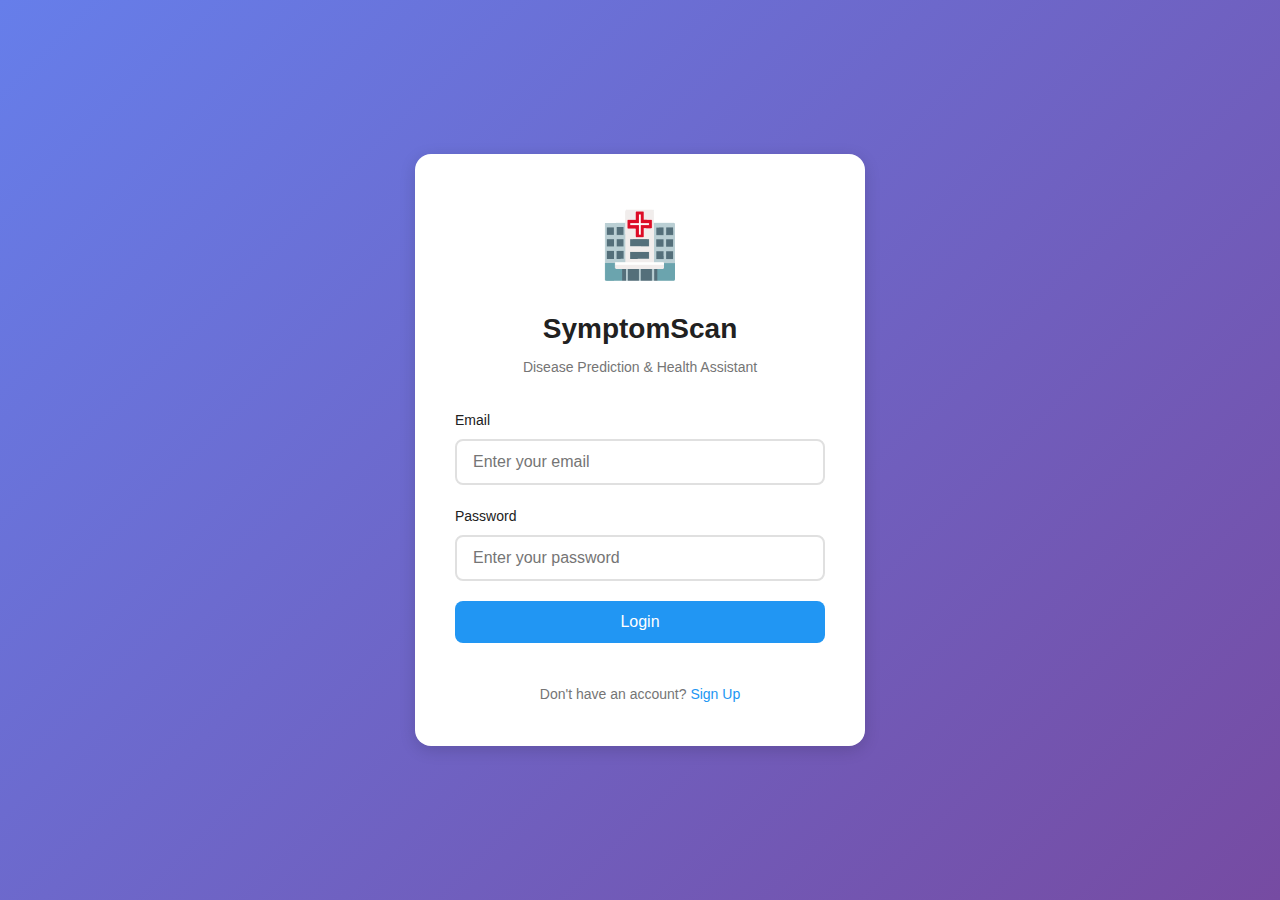
<file: index.html>
<!DOCTYPE html>
<html lang="en">
<head>
    <meta charset="UTF-8">
    <meta name="viewport" content="width=device-width, initial-scale=1.0">
    <title>Login - SymptomScan | ML Disease Prediction</title>
    <meta name="description" content="Login to SymptomScan - Machine Learning powered disease prediction system. Check your symptoms and get instant health predictions.">
    <meta name="keywords" content="disease prediction login, symptom checker, health diagnosis, machine learning">
    <link rel="stylesheet" href="css/style.css">
</head>
<body class="auth-page">
    <div class="auth-container">
        <div class="auth-card">
            <div class="auth-header">
                <div class="logo">🏥</div>
                <h1>SymptomScan</h1>
                <p>Disease Prediction & Health Assistant</p>
            </div>

            <form id="loginForm" class="auth-form">
                <div class="form-group">
                    <label for="email">Email</label>
                    <input type="email" id="email" required placeholder="Enter your email">
                    <span class="error-message" id="emailError"></span>
                </div>

                <div class="form-group">
                    <label for="password">Password</label>
                    <input type="password" id="password" required placeholder="Enter your password">
                    <span class="error-message" id="passwordError"></span>
                </div>

                <button type="submit" class="btn btn-primary" id="loginBtn">
                    <span id="btnText">Login</span>
                    <span id="btnLoader" class="loader hidden"></span>
                </button>

                <div class="auth-footer">
                    <p>Don't have an account? <a href="signup.html">Sign Up</a></p>
                </div>
            </form>
        </div>
    </div>

    <script src="js/config.js"></script>
    <script src="js/common.js"></script>
    <script src="js/auth.js"></script>
</body>
</html>
</file>
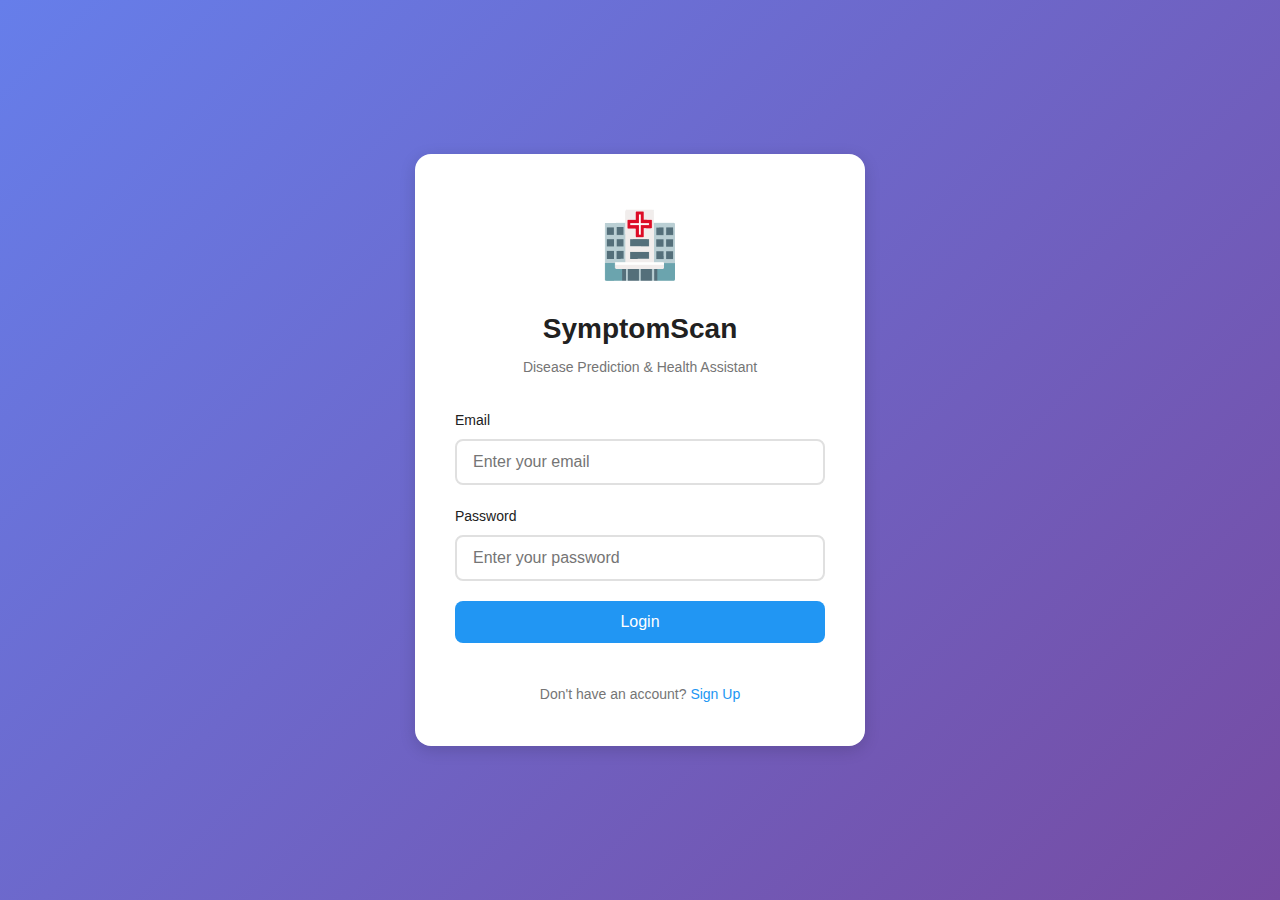
<file: about.html>
<!DOCTYPE html>
<html lang="en">
<head>
    <meta charset="UTF-8">
    <meta name="viewport" content="width=device-width, initial-scale=1.0">
    <title>About - SymptomScan | ML Disease Prediction System</title>
    <meta name="description" content="Learn about SymptomScan - Machine Learning powered disease prediction system with 133 symptoms, 41 diseases, SVM, Random Forest, and Naive Bayes models.">
    <meta name="keywords" content="symptom checker about, disease prediction system, machine learning health, medical technology, SVM, Random Forest">
    <link rel="stylesheet" href="css/style.css">
</head>
<body>
    <!-- Navigation -->
    <nav class="navbar">
        <div class="nav-brand">
            <span class="logo">🏥</span>
            <span>SymptomScan</span>
        </div>
        <div class="nav-menu">
            <a href="dashboard.html">Home</a>
            <a href="history.html">History</a>
            <a href="profile.html">Profile</a>
            <a href="about.html" class="active">About</a>
            <button onclick="Storage.logout()" class="btn btn-outline">Logout</button>
        </div>
        <button class="menu-toggle" onclick="toggleMenu()">☰</button>
    </nav>

    <div class="container about-container">
        <!-- App Info -->
        <div class="app-info-card">
            <div class="app-icon">🏥</div>
            <h1>SymptomScan</h1>
            <p class="subtitle">Disease Prediction & Health Assistant</p>
            <p class="version">Version 1.0.0</p>
        </div>

        <!-- Features -->
        <div class="info-card">
            <h3>✨ Key Features</h3>
            <ul class="features-list">
                <li>🔍 <strong>133 Symptoms Database</strong> - Comprehensive symptom library</li>
                <li>🤖 <strong>AI-Powered Predictions</strong> - Machine learning models (SVM, Random Forest, Naive Bayes)</li>
                <li>🎯 <strong>41 Disease Categories</strong> - Wide range of health conditions</li>
                <li>💊 <strong>Personalized Recommendations</strong> - Medications, diet, and workout advice</li>
                <li>📊 <strong>Confidence Scoring</strong> - Transparent prediction accuracy</li>
                <li>📋 <strong>Prediction History</strong> - Track your health journey</li>
            </ul>
        </div>

        <!-- Technology Stack -->
        <div class="info-card">
            <h3>🛠️ Technology Stack</h3>
            <div class="tech-stack">
                <p><strong>Backend:</strong> Python Flask, SQLite, Scikit-learn</p>
                <p><strong>Frontend:</strong> HTML5, CSS3, JavaScript (ES6+)</p>
                <p><strong>ML Models:</strong> SVM, Random Forest, Naive Bayes</p>
                <p><strong>API:</strong> RESTful architecture with JSON responses</p>
            </div>
        </div>

        <!-- Medical Disclaimer -->
        <div class="warning-box">
            <h3>⚠️ Medical Disclaimer</h3>
            <p>
                This application is for educational and informational purposes only. It is NOT a substitute for professional medical advice, diagnosis, or treatment. 
                Always seek the advice of your physician or other qualified health provider with any questions you may have regarding a medical condition. 
                Never disregard professional medical advice or delay seeking it because of something you have read or received from this application.
                In case of emergency, please contact your local emergency services immediately.
            </p>
        </div>

        <!-- Privacy -->
        <div class="info-card">
            <h3>🔒 Privacy & Data</h3>
            <p>
                We collect only basic user information (name, email) for account purposes. 
                Your symptom selections and predictions are stored securely and are never shared with third parties. 
                All passwords are hashed and encrypted. You can delete your account and all associated data at any time.
            </p>
        </div>

        <!-- Contact -->
        <div class="info-card">
            <h3>📧 Contact & Support</h3>
            <p>
                For support, feedback, or inquiries:<br>
                Email: anoop.sh05@gmail.com <br>
                Report issues or suggest new features
            </p>
        </div>

        <!-- Footer -->
        <div class="footer-text">
            <p>© 2024-2025 SymptomScan</p>
            <p>All rights reserved</p>
        </div>
    </div>

    <script src="js/config.js"></script>
    <script src="js/common.js"></script>
    <script src="js/about.js"></script>
</body>
</html>
</file>
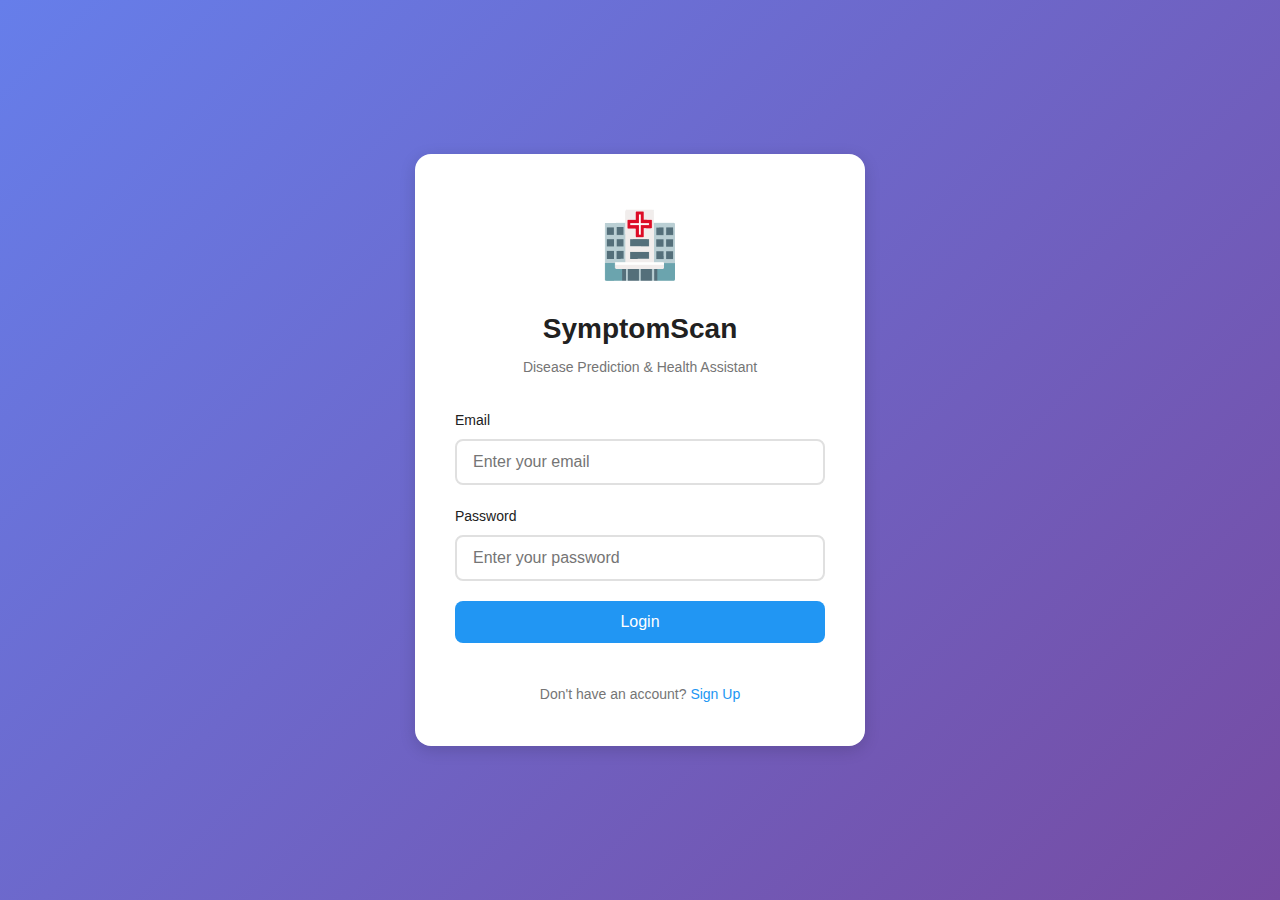
<file: dashboard.html>
<!DOCTYPE html>
<html lang="en">
<head>
    <meta charset="UTF-8">
    <meta name="viewport" content="width=device-width, initial-scale=1.0">
    <title>Dashboard - SymptomScan | Your Health Hub</title>
    <meta name="description" content="Access your SymptomScan dashboard. View prediction history, analyze symptoms, and manage your health data in one place.">
    <meta name="keywords" content="health dashboard, disease prediction tracker, symptom history, ML diagnosis">
    <link rel="stylesheet" href="css/style.css">
</head>
<body>
    <!-- Navigation Bar -->
    <nav class="navbar">
        <div class="nav-brand">
            <span class="logo">🏥</span>
            <span>SymptomScan</span>
        </div>
        <div class="nav-menu">
            <a href="dashboard.html" class="active">Home</a>
            <a href="history.html">History</a>
            <a href="profile.html">Profile</a>
            <a href="about.html">About</a>
            <button onclick="Storage.logout()" class="btn btn-outline">Logout</button>
        </div>
        <button class="menu-toggle" onclick="toggleMenu()">☰</button>
    </nav>

    <!-- Main Content -->
    <div class="container">
        <!-- Welcome Section -->
        <div class="welcome-section">
            <h1>Welcome Back, <span id="userName">User</span>! 👋</h1>
            <p>Check your health status by selecting symptoms</p>
        </div>

        <!-- Stats Cards -->
        <div class="stats-grid">
            <div class="stat-card">
                <div class="stat-icon">📊</div>
                <div class="stat-content">
                    <h3 id="totalPredictions">0</h3>
                    <p>Total Predictions</p>
                </div>
            </div>

            <div class="stat-card">
                <div class="stat-icon">📅</div>
                <div class="stat-content">
                    <h3 id="lastCheck">Never</h3>
                    <p>Last Check</p>
                </div>
            </div>

            <div class="stat-card">
                <div class="stat-icon">🎯</div>
                <div class="stat-content">
                    <h3>85%+</h3>
                    <p>Accuracy Rate</p>
                </div>
            </div>
        </div>

        <!-- Quick Actions -->
        <div class="actions-grid">
            <div class="action-card" onclick="location.href='symptoms.html'">
                <div class="action-icon">🩺</div>
                <h3>New Check</h3>
                <p>Start symptom analysis</p>
            </div>

            <div class="action-card" onclick="location.href='history.html'">
                <div class="action-icon">📋</div>
                <h3>History</h3>
                <p>View past predictions</p>
            </div>

            <div class="action-card" onclick="location.href='profile.html'">
                <div class="action-icon">👤</div>
                <h3>Profile</h3>
                <p>Manage your account</p>
            </div>

            <div class="action-card" onclick="location.href='about.html'">
                <div class="action-icon">ℹ️</div>
                <h3>About</h3>
                <p>App information</p>
            </div>
        </div>

        <!-- Features Section -->
        <div class="features-section">
            <h2>Key Features</h2>
            <div class="features-grid">
                <div class="feature-item">
                    <span class="feature-icon">🔍</span>
                    <h4>133 Symptoms</h4>
                    <p>Comprehensive symptom database</p>
                </div>
                <div class="feature-item">
                    <span class="feature-icon">🤖</span>
                    <h4>AI Powered</h4>
                    <p>Machine learning prediction</p>
                </div>
                <div class="feature-item">
                    <span class="feature-icon">💊</span>
                    <h4>Medications</h4>
                    <p>Personalized suggestions</p>
                </div>
                <div class="feature-item">
                    <span class="feature-icon">🥗</span>
                    <h4>Diet & Exercise</h4>
                    <p>Health recommendations</p>
                </div>
            </div>
        </div>
    </div>

    <script src="js/config.js"></script>
    <script src="js/common.js"></script>
    <script src="js/dashboard.js"></script>
</body>
</html>
</file>
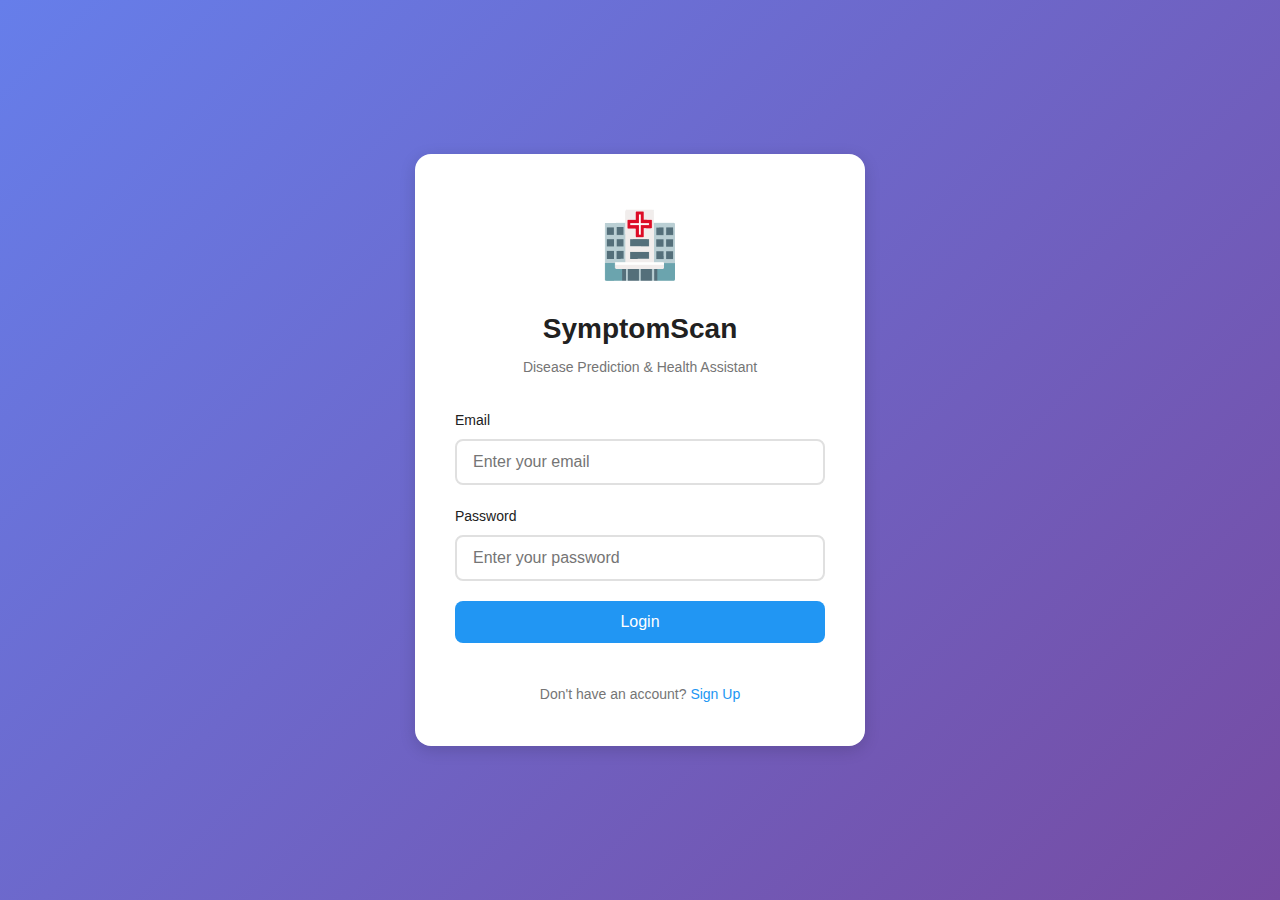
<file: history-detail.html>
<!DOCTYPE html>
<html lang="en">
<head>
    <meta charset="UTF-8">
    <meta name="viewport" content="width=device-width, initial-scale=1.0">
    <title>Prediction Details - SymptomScan | Health Report</title>
    <meta name="description" content="View detailed prediction report including symptoms, confidence score, medications, diet recommendations, and health precautions.">
    <meta name="keywords" content="health report details, disease prediction, medical recommendations, ML diagnosis">
    <link rel="stylesheet" href="css/style.css">
</head>
<body>
    <!-- Navigation -->
    <nav class="navbar">
        <div class="nav-brand">
            <button onclick="goBack()" class="goBack">←</button>
            <span class="logo">🏥</span>
            <span>Prediction Details</span>
        </div>
    </nav>

    <div class="container result-container" id="detailContainer">
        <!-- Content will be loaded by JavaScript -->
    </div>

    <script src="js/config.js"></script>
    <script src="js/common.js"></script>
    <script src="js/history-detail.js"></script>
</body>
</html>
</file>
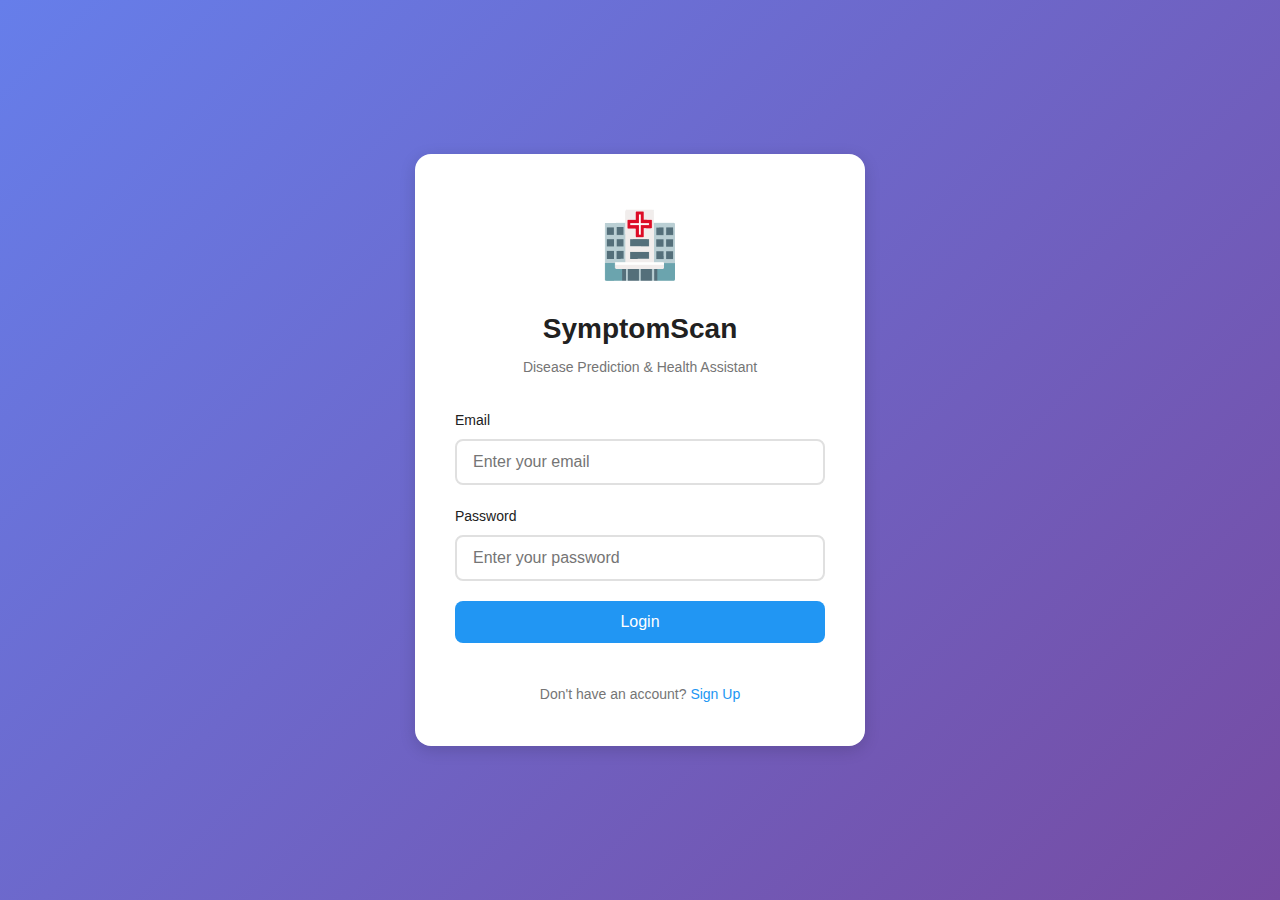
<file: history.html>
<!DOCTYPE html>
<html lang="en">

<head>
    <meta charset="UTF-8">
    <meta name="viewport" content="width=device-width, initial-scale=1.0">
    <title>Prediction History - SymptomScan | Track Health</title>
    <meta name="description"
        content="View all your past disease predictions and track your health journey. Access complete prediction history with detailed reports.">
    <meta name="keywords" content="health history, prediction tracker, medical records, symptom history">
    <!-- Prevent page caching -->
    <meta http-equiv="Cache-Control" content="no-cache, no-store, must-revalidate">
    <meta http-equiv="Pragma" content="no-cache">
    <meta http-equiv="Expires" content="0">
    <link rel="stylesheet" href="css/style.css">
</head>

<body>
    <!-- Navigation -->
    <nav class="navbar">
        <div class="nav-brand">
            <!-- <button onclick="goBack()" style="background: none; border: none; font-size: 24px; cursor: pointer; padding: 5px 10px; margin-right: 10px; color: var(--primary-color);">←</button> -->
            <span class="logo">🏥</span>
            <span>History</span>
        </div>
        <div class="nav-menu">
            <a href="dashboard.html">Home</a>
            <a href="history.html" class="active">History</a>
            <a href="profile.html">Profile</a>
            <a href="about.html">About</a>
            <button onclick="Storage.logout()" class="btn btn-outline">Logout</button>
        </div>
        <button class="menu-toggle" onclick="toggleMenu()">☰</button>
    </nav>

    <div class="container">
        <h1 style="margin: 30px 0 20px;">📋 Prediction History</h1>

        <!-- Search Bar -->
        <div class="search-section">
            <input type="text" id="searchHistory" class="search-input" placeholder="🔍 Search by disease name...">
        </div>

        <!-- Loading State -->
        <div id="loadingState" style="text-align: center; padding: 60px 20px; display: none;">
            <div class="loader" style="width: 50px; height: 50px; border-width: 5px; margin: 0 auto 20px;"></div>
            <p style="color: var(--text-secondary);">Loading your history...</p>
        </div>

        <!-- History List -->
        <div id="historyList"></div>

        <!-- Empty State -->
        <div class="empty-state" id="emptyState" style="display: none;">
            <div class="icon">📋</div>
            <h3>No History Yet</h3>
            <p>Your prediction history will appear here</p>
            <button onclick="window.location.href='symptoms.html'" class="btn btn-primary" style="margin-top: 20px;">
                Make First Prediction
            </button>
        </div>
    </div>

    <script src="js/config.js"></script>
    <script src="js/common.js"></script>
    <script src="js/history.js"></script>
</body>

</html>
</file>
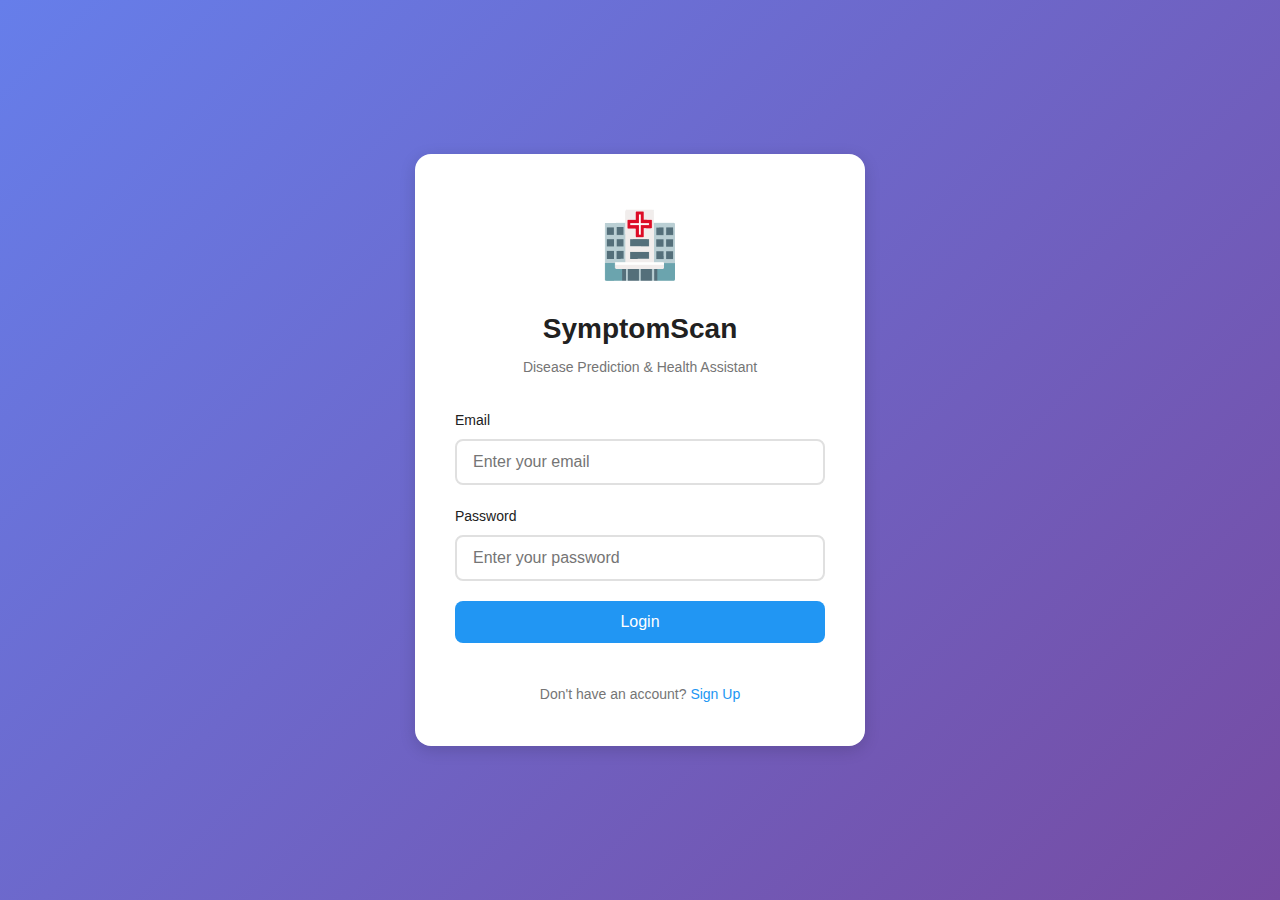
<file: profile.html>
<!DOCTYPE html>
<html lang="en">

<head>
    <meta charset="UTF-8">
    <meta name="viewport" content="width=device-width, initial-scale=1.0">
    <title>Profile - SymptomScan | Account Settings</title>
    <meta name="description"
        content="Manage your SymptomScan profile. Update personal information, change password, and view account settings.">
    <meta name="keywords" content="health profile, account settings, user profile, health dashboard">
    <!-- Prevent page caching -->
    <meta http-equiv="Cache-Control" content="no-cache, no-store, must-revalidate">
    <meta http-equiv="Pragma" content="no-cache">
    <meta http-equiv="Expires" content="0">
    <link rel="stylesheet" href="css/style.css">
</head>

<body>
    <!-- Navigation -->
    <nav class="navbar">
        <div class="nav-brand">
            <span class="logo">🏥</span>
            <span>SymptomScan</span>
        </div>
        <div class="nav-menu">
            <a href="dashboard.html">Home</a>
            <a href="history.html">History</a>
            <a href="profile.html" class="active">Profile</a>
            <a href="about.html">About</a>
            <button onclick="Storage.logout()" class="btn btn-outline">Logout</button>
        </div>
        <button class="menu-toggle" onclick="toggleMenu()">☰</button>
    </nav>

    <div class="container" style="max-width: 800px;">
        <!-- Profile Header -->
        <div class="profile-header">
            <div class="profile-avatar" id="avatar"></div>
            <h2 id="userName">Loading...</h2>
            <p id="userEmail">loading@email.com</p>
            <p>Member since: <span id="memberSince">2024</span></p>
        </div>

        <!-- Profile Menu -->
        <div class="profile-menu">
            <div class="profile-menu-item" onclick="editProfile()">
                <div class="left">
                    <span class="icon">✏️</span>
                    <div>
                        <strong>Edit Profile</strong>
                        <p>Update your name and email</p>
                    </div>
                </div>
                <span style="color: var(--text-secondary);">›</span>
            </div>

            <div class="profile-menu-item" onclick="changePassword()">
                <div class="left">
                    <span class="icon">🔒</span>
                    <div>
                        <strong>Change Password</strong>
                        <p>Update your password</p>
                    </div>
                </div>
                <span style="color: var(--text-secondary);">›</span>
            </div>

            <div class="profile-menu-item" onclick="window.location.href='history.html'">
                <div class="left">
                    <span class="icon">📋</span>
                    <div>
                        <strong>Prediction History</strong>
                        <p>View all your past predictions</p>
                    </div>
                </div>
                <span style="color: var(--text-secondary);">›</span>
            </div>

            <div class="profile-menu-item" onclick="window.location.href='about.html'">
                <div class="left">
                    <span class="icon">ℹ️</span>
                    <div>
                        <strong>About App</strong>
                        <p>App information and details</p>
                    </div>
                </div>
                <span style="color: var(--text-secondary);">›</span>
            </div>

            <div class="profile-menu-item" onclick="logout()">
                <div class="left">
                    <span class="icon">🚪</span>
                    <div>
                        <strong class="text-danger">Logout</strong>
                        <p>Sign out of your account</p>
                    </div>
                </div>
                <span style="color: var(--text-secondary);">›</span>
            </div>
        </div>
    </div>

    <script src="js/config.js"></script>
    <script src="js/common.js"></script>
    <script src="js/profile.js"></script>
</body>

</html>
</file>
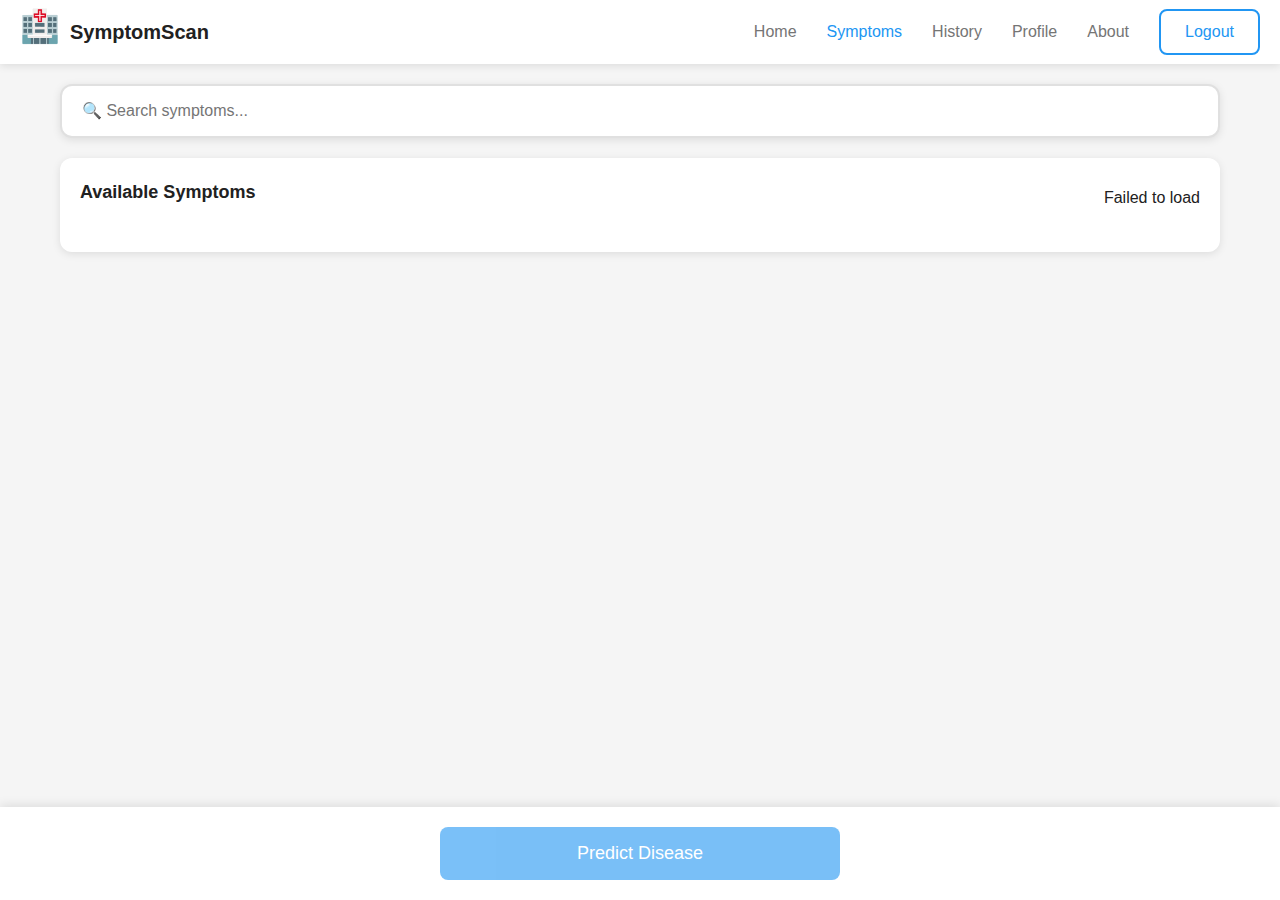
<file: result.html>
<!DOCTYPE html>
<html lang="en">

<head>
    <meta charset="UTF-8">
    <meta name="viewport" content="width=device-width, initial-scale=1.0">
    <title>Prediction Results - SymptomScan | Health Report</title>
    <meta name="description"
        content="View your disease prediction results with confidence scores, medications, diet recommendations, and precautions. ML-powered health analysis.">
    <meta name="keywords"
        content="health prediction results, disease diagnosis report, medical recommendations, machine learning">
    <!-- Prevent page caching -->
    <meta http-equiv="Cache-Control" content="no-cache, no-store, must-revalidate">
    <meta http-equiv="Pragma" content="no-cache">
    <meta http-equiv="Expires" content="0">
    <link rel="stylesheet" href="css/style.css">
</head>

<body>
    <!-- Navigation -->
    <nav class="navbar">
        <div class="nav-brand">
            <span class="logo">🏥</span>
            <span>SymptomScan</span>
        </div>
        <div class="nav-menu">
            <a href="dashboard.html">Home</a>
            <a href="symptoms.html">Symptoms</a>
            <a href="history.html">History</a>
            <a href="profile.html">Profile</a>
            <a href="about.html">About</a>
            <button onclick="Storage.logout()" class="btn btn-outline">Logout</button>
        </div>
        <button class="menu-toggle" onclick="toggleMenu()">☰</button>
    </nav>

    <!-- Loading State -->
    <div id="loadingState" class="container loading-state">
        <div class="loading-content">
            <div class="loader custom-loader"></div>
            <h2>Analyzing Your Symptoms...</h2>
            <p class="loading-text">Please wait while our AI processes your data</p>
        </div>
    </div>

    <!-- Result Container -->
    <div id="resultContainer" class="container result-container" style="display:none;">

        <!-- Disease Card -->
        <div class="result-card">
            <div class="emoji" id="diseaseEmoji">🏥</div>
            <h2 id="diseaseName">Loading...</h2>

            <p class="confidence-text">
                Confidence: <span id="confidence" class="confidence-value">0%</span>
            </p>

            <div class="confidence-bar">
                <div class="confidence-fill" id="confidenceFill"></div>
            </div>

            <p class="model-text">
                Model Used: <span id="modelUsed">N/A</span>
            </p>
        </div>

        <!-- Description Card -->
        <div class="info-card">
            <h3>📋 Description</h3>
            <p id="description" class="info-text">Loading description...</p>
        </div>

        <!-- Symptoms Card -->
        <div class="info-card">
            <h3>🩺 Your Symptoms</h3>
            <div id="symptomsList" class="symptoms-list"></div>
        </div>

        <!-- Medications Card -->
        <div class="info-card" id="medicationsCard">
            <h3>💊 Recommended Medications</h3>
            <ul id="medicationsList"></ul>
        </div>

        <!-- Precautions Card -->
        <div class="info-card" id="precautionsCard">
            <h3>⚠️ Precautions</h3>
            <ul id="precautionsList"></ul>
        </div>

        <!-- Diet Card -->
        <div class="info-card" id="dietCard">
            <h3>🥗 Diet Recommendations</h3>
            <ul id="dietList"></ul>
        </div>

        <!-- Workout Card -->
        <div class="info-card" id="workoutCard">
            <h3>🏃 Workout & Exercise</h3>
            <ul id="workoutList"></ul>
        </div>

        <!-- Action Buttons -->
        <div class="action-buttons">
            <button onclick="newCheck()" class="btn btn-primary action-btn">🔄 New Check</button>
            <button onclick="goToHome()" class="btn btn-secondary action-btn">🏠 Back to Home</button>
        </div>

        <!-- Disclaimer -->
        <div class="disclaimer-box">
            <p class="disclaimer-text">
                <strong>⚠️ Medical Disclaimer:</strong> This prediction is for informational purposes only and should
                not be considered as medical advice. Please consult with a qualified healthcare professional for proper
                diagnosis and treatment.
            </p>
        </div>

    </div>

    <script src="js/config.js"></script>
    <script src="js/common.js"></script>
    <script src="js/result.js"></script>
</body>

</html>
</file>
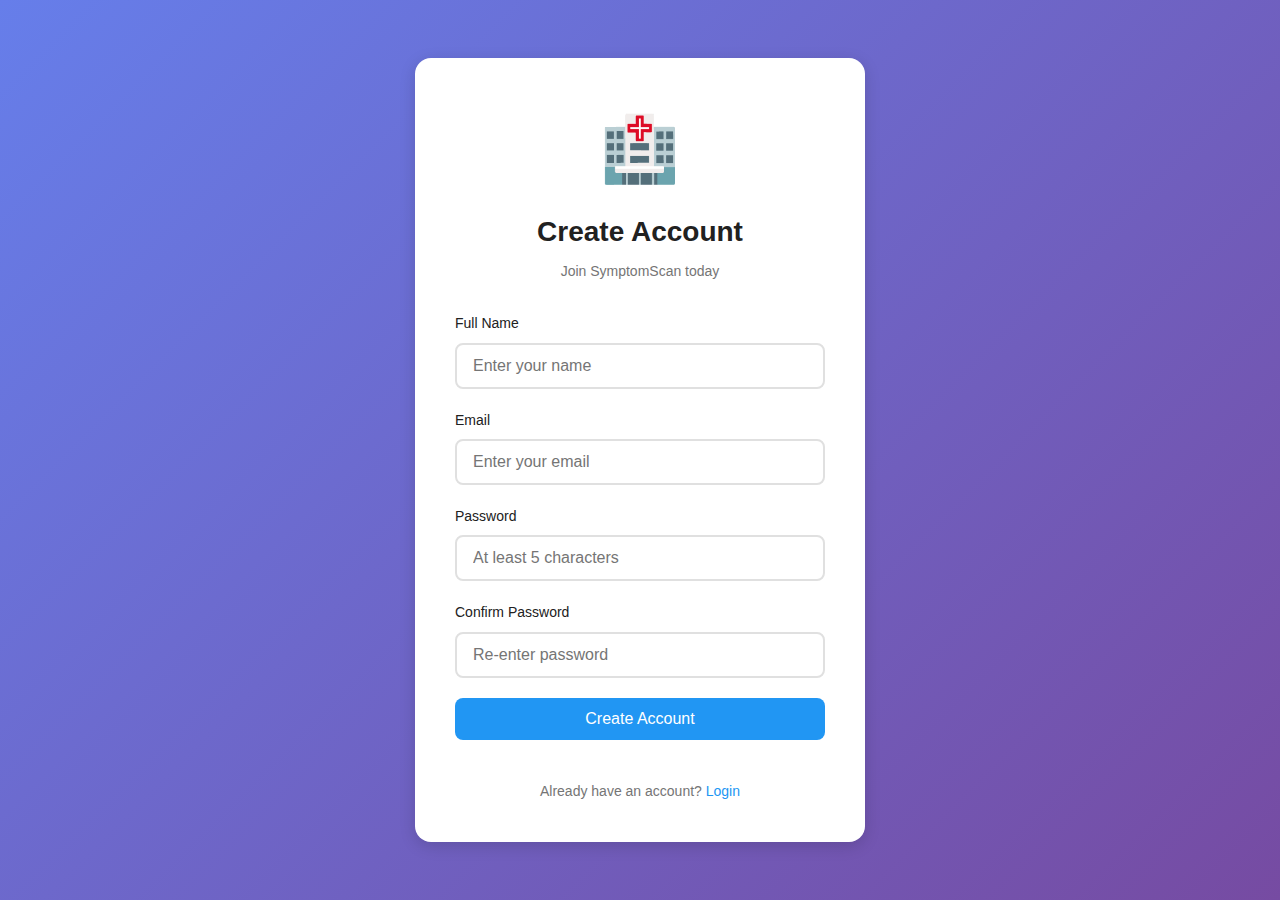
<file: signup.html>
<!DOCTYPE html>
<html lang="en">
<head>
    <meta charset="UTF-8">
    <meta name="viewport" content="width=device-width, initial-scale=1.0">
    <title>Sign Up - SymptomScan | Create Free Account</title>
    <meta name="description" content="Create a free account on SymptomScan. Access ML-powered disease prediction, symptom analysis, and personalized health recommendations.">
    <meta name="keywords" content="disease prediction signup, health account, symptom checker registration, machine learning">
    <link rel="stylesheet" href="css/style.css">
    <link rel="stylesheet" href="css/style.css">
</head>
<body class="auth-page">
    <div class="auth-container">
        <div class="auth-card">
            <div class="auth-header">
                <div class="logo">🏥</div>
                <h1>Create Account</h1>
                <p>Join SymptomScan today</p>
            </div>

            <form id="signupForm" class="auth-form">
                <div class="form-group">
                    <label for="name">Full Name</label>
                    <input type="text" id="name" required placeholder="Enter your name">
                    <span class="error-message" id="nameError"></span>
                </div>

                <div class="form-group">
                    <label for="email">Email</label>
                    <input type="email" id="email" required placeholder="Enter your email">
                    <span class="error-message" id="emailError"></span>
                </div>

                <div class="form-group">
                    <label for="password">Password</label>
                    <input type="password" id="password" required placeholder="At least 5 characters">
                    <span class="error-message" id="passwordError"></span>
                </div>

                <div class="form-group">
                    <label for="confirmPassword">Confirm Password</label>
                    <input type="password" id="confirmPassword" required placeholder="Re-enter password">
                    <span class="error-message" id="confirmError"></span>
                </div>

                <button type="submit" class="btn btn-primary" id="signupBtn">
                    <span id="btnText">Create Account</span>
                    <span id="btnLoader" class="loader hidden"></span>
                </button>

                <div class="auth-footer">
                    <p>Already have an account? <a href="index.html">Login</a></p>
                </div>
            </form>
        </div>
    </div>

    <script src="js/config.js"></script>
    <script src="js/common.js"></script>
    <script src="js/signup.js"></script>
</body>
</html>
</file>
<file: css/style.css>
/* css/style.css */

/* ============================================
   GLOBAL STYLES
   ============================================ */

* {
    margin: 0;
    padding: 0;
    box-sizing: border-box;
}

:root {
    --primary-color: #2196F3;
    --primary-dark: #1976D2;
    --secondary-color: #4CAF50;
    --danger-color: #F44336;
    --warning-color: #FF9800;
    --text-primary: #212121;
    --text-secondary: #757575;
    --bg-light: #F5F5F5;
    --bg-white: #FFFFFF;
    --border-color: #E0E0E0;
    --shadow: 0 2px 8px rgba(0, 0, 0, 0.1);
    --shadow-lg: 0 4px 16px rgba(0, 0, 0, 0.15);
}

body {
    font-family: 'Segoe UI', Tahoma, Geneva, Verdana, sans-serif;
    line-height: 1.6;
    color: var(--text-primary);
    background: var(--bg-light);
    min-height: 100vh;
}

.container {
    max-width: 1200px;
    margin: 0 auto;
    padding: 20px;
}

h1,
h2,
h3,
h4,
h5,
h6 {
    margin-bottom: 10px;
    font-weight: 600;
}

a {
    color: var(--primary-color);
    text-decoration: none;
}

a:hover {
    text-decoration: underline;
}

/* ============================================
   BUTTONS
   ============================================ */

.btn {
    padding: 12px 24px;
    border: none;
    border-radius: 8px;
    font-size: 16px;
    font-weight: 500;
    cursor: pointer;
    transition: all 0.3s ease;
    display: inline-flex;
    align-items: center;
    justify-content: center;
    gap: 8px;
}

.btn:disabled {
    opacity: 0.6;
    cursor: not-allowed;
}

.btn-primary {
    background: var(--primary-color);
    color: white;
}

.btn-primary:hover:not(:disabled) {
    background: var(--primary-dark);
    transform: translateY(-2px);
    box-shadow: var(--shadow-lg);
}

.btn-secondary {
    background: var(--secondary-color);
    color: white;
}

.btn-secondary:hover:not(:disabled) {
    background: #45a049;
}

.btn-danger {
    background: var(--danger-color);
    color: white;
}

.btn-outline {
    background: transparent;
    border: 2px solid var(--primary-color);
    color: var(--primary-color);
}

.btn-outline:hover {
    background: var(--primary-color);
    color: white;
}

.goBack {
    background: none;  /* ✅ Fixed */
    border: none;
    font-size: 24px;
    cursor: pointer;
    padding: 5px 10px;
    margin-right: 10px;
    color: var(--primary-color);
    transition: all 0.3s ease;
    border-radius: 8px;
    display: flex;
    align-items: center;
    justify-content: center;
}

.goBack:hover {
    background: var(--bg-light);
    transform: translateX(-3px);
}

.goBack:active {
    transform: translateX(-3px) scale(0.95);
}
/* ============================================
   AUTH PAGES (Login/Signup)
   ============================================ */

.auth-page {
    display: flex;
    align-items: center;
    justify-content: center;
    min-height: 100vh;
    background: linear-gradient(135deg, #667eea 0%, #764ba2 100%);
    padding: 20px;
}

.auth-container {
    width: 100%;
    max-width: 450px;
}

.auth-card {
    background: white;
    border-radius: 16px;
    padding: 40px;
    box-shadow: var(--shadow-lg);
    animation: slideUp 0.5s ease;
}

@keyframes slideUp {
    from {
        opacity: 0;
        transform: translateY(30px);
    }

    to {
        opacity: 1;
        transform: translateY(0);
    }
}

.auth-header {
    text-align: center;
    margin-bottom: 30px;
}

.logo {
    font-size: 64px;
    margin-bottom: 10px;
}

.auth-header h1 {
    font-size: 28px;
    color: var(--text-primary);
    margin-bottom: 5px;
}

.auth-header p {
    color: var(--text-secondary);
    font-size: 14px;
}

.auth-form {
    display: flex;
    flex-direction: column;
    gap: 20px;
}

.form-group {
    display: flex;
    flex-direction: column;
    gap: 8px;
}

.form-group label {
    font-weight: 500;
    color: var(--text-primary);
    font-size: 14px;
}

.form-group input {
    padding: 12px 16px;
    border: 2px solid var(--border-color);
    border-radius: 8px;
    font-size: 16px;
    transition: border-color 0.3s;
}

.form-group input:focus {
    outline: none;
    border-color: var(--primary-color);
}

.error-message {
    color: var(--danger-color);
    font-size: 13px;
    display: none;
}

.auth-footer {
    text-align: center;
    margin-top: 20px;
    color: var(--text-secondary);
    font-size: 14px;
}

/* ============================================
   NAVIGATION BAR
   ============================================ */

.navbar {
    background: white;
    box-shadow: var(--shadow);
    padding: 0 20px;
    display: flex;
    align-items: center;
    justify-content: space-between;
    height: 64px;
    position: sticky;
    top: 0;
    z-index: 1000;
}

.nav-brand {
    display: flex;
    align-items: center;
    gap: 10px;
    font-size: 20px;
    font-weight: 600;
    color: var(--text-primary);
}

.nav-brand .logo {
    font-size: 32px;
}

.nav-brand button {
    background: none;
    border: none;
    font-size: 24px;
    cursor: pointer;
    padding: 5px 10px;
    margin-right: 10px;
    color: var(--primary-color);
    transition: all 0.3s ease;
    border-radius: 8px;
    display: flex;
    align-items: center;
    justify-content: center;
}

.nav-brand button:hover {
    background: var(--bg-light);
    transform: translateX(-3px);
}

.nav-brand button:active {
    transform: translateX(-3px) scale(0.95);
}

.nav-menu {
    display: flex;
    gap: 30px;
    align-items: center;
}

.nav-menu a {
    color: var(--text-secondary);
    font-weight: 500;
    text-decoration: none;
    transition: color 0.3s;
}

.nav-menu a:hover,
.nav-menu a.active {
    color: var(--primary-color);
}

.menu-toggle {
    display: none;
    background: none;
    border: none;
    font-size: 28px;
    cursor: pointer;
    color: var(--text-primary);
}

/* ============================================
   DASHBOARD
   ============================================ */

.welcome-section {
    background: white;
    border-radius: 16px;
    padding: 40px;
    margin-bottom: 30px;
    box-shadow: var(--shadow);
    text-align: center;
}

.welcome-section h1 {
    font-size: 32px;
    margin-bottom: 10px;
}

.welcome-section p {
    color: var(--text-secondary);
    font-size: 16px;
}

.stats-grid {
    display: grid;
    grid-template-columns: repeat(auto-fit, minmax(250px, 1fr));
    gap: 20px;
    margin-bottom: 30px;
}

.stat-card {
    background: white;
    border-radius: 12px;
    padding: 24px;
    box-shadow: var(--shadow);
    display: flex;
    align-items: center;
    gap: 20px;
    transition: transform 0.3s;
}

.stat-card:hover {
    transform: translateY(-5px);
    box-shadow: var(--shadow-lg);
}

.stat-icon {
    font-size: 48px;
}

.stat-content h3 {
    font-size: 32px;
    font-weight: 700;
    margin-bottom: 5px;
}

.stat-content p {
    color: var(--text-secondary);
    font-size: 14px;
}

.actions-grid {
    display: grid;
    grid-template-columns: repeat(auto-fit, minmax(250px, 1fr));
    gap: 20px;
    margin-bottom: 30px;
}

.action-card {
    background: white;
    border-radius: 12px;
    padding: 30px;
    box-shadow: var(--shadow);
    text-align: center;
    cursor: pointer;
    transition: all 0.3s;
    border: 2px solid transparent;
}

.action-card:hover {
    transform: translateY(-5px);
    box-shadow: var(--shadow-lg);
    border-color: var(--primary-color);
}

.action-icon {
    font-size: 56px;
    margin-bottom: 15px;
}

.action-card h3 {
    font-size: 20px;
    margin-bottom: 10px;
}

.action-card p {
    color: var(--text-secondary);
    font-size: 14px;
}

.features-section {
    background: white;
    border-radius: 16px;
    padding: 40px;
    box-shadow: var(--shadow);
}

.features-section h2 {
    text-align: center;
    margin-bottom: 30px;
    font-size: 28px;
}

.features-grid {
    display: grid;
    grid-template-columns: repeat(auto-fit, minmax(250px, 1fr));
    gap: 30px;
}

.feature-item {
    text-align: center;
}

.feature-icon {
    font-size: 48px;
    margin-bottom: 15px;
}

.feature-item h4 {
    font-size: 18px;
    margin-bottom: 10px;
}

.feature-item p {
    color: var(--text-secondary);
    font-size: 14px;
}

/* ============================================
   SYMPTOM SELECTION
   ============================================ */

.search-section {
    margin-bottom: 20px;
}

.search-input {
    width: 100%;
    padding: 16px 20px;
    border: 2px solid var(--border-color);
    border-radius: 12px;
    font-size: 16px;
    background: white;
    box-shadow: var(--shadow);
}

.search-input:focus {
    outline: none;
    border-color: var(--primary-color);
}

.selected-section {
    background: white;
    border-radius: 12px;
    padding: 20px;
    margin-bottom: 20px;
    box-shadow: var(--shadow);
}

.section-header {
    display: flex;
    justify-content: space-between;
    align-items: center;
    margin-bottom: 15px;
}

.section-header h3 {
    font-size: 18px;
    display: flex;
    align-items: center;
    gap: 10px;
}

.section-header button {
    background: none;
    border: none;
    font-size: 20px;
    cursor: pointer;
    color: var(--text-secondary);
}

.selected-list {
    display: flex;
    flex-wrap: wrap;
    gap: 10px;
}

.selected-list.collapsed {
    display: none;
}

/* 🔧 FIXED: Scoped to symptom selection only */
.selected-section .selected-item {
    display: flex;
    align-items: center;
    gap: 8px;
    background: var(--bg-light);
    padding: 8px 12px;
    border-radius: 8px;
    font-size: 14px;
}

.btn-remove {
    background: var(--danger-color);
    color: white;
    border: none;
    border-radius: 50%;
    width: 24px;
    height: 24px;
    display: flex;
    align-items: center;
    justify-content: center;
    cursor: pointer;
    font-size: 18px;
    line-height: 1;
}

.symptoms-section {
    background: white;
    border-radius: 12px;
    padding: 20px;
    box-shadow: var(--shadow);
    margin-bottom: 80px;
}

.symptoms-list {
    display: grid;
    grid-template-columns: repeat(auto-fill, minmax(300px, 1fr));
    gap: 10px;
    max-height: 500px;
    overflow-y: auto;
}

.symptom-card {
    display: flex;
    align-items: center;
    gap: 10px;
    padding: 12px;
    border: 2px solid var(--border-color);
    border-radius: 8px;
    cursor: pointer;
    transition: all 0.3s;
}

.symptom-card:hover {
    background: var(--bg-light);
    border-color: var(--primary-color);
}

.symptom-card input[type="checkbox"] {
    width: 20px;
    height: 20px;
    cursor: pointer;
}

.symptom-card label {
    flex: 1;
    cursor: pointer;
    font-size: 14px;
}

.fixed-bottom {
    position: fixed;
    bottom: 0;
    left: 0;
    right: 0;
    background: white;
    padding: 20px;
    box-shadow: 0 -2px 10px rgba(0, 0, 0, 0.1);
    z-index: 999;
}

.btn-predict {
    width: 100%;
    max-width: 400px;
    margin: 0 auto;
    display: flex;
    font-size: 18px;
    padding: 16px;
}

/* ============================================
   RESULT DISPLAY (FINAL FIX)
   ============================================ */

.result-container {
    max-width: 900px;
    margin: 0 auto;
    padding: 20px 0;
}

.result-card {
    background: white;
    border-radius: 16px;
    padding: 40px;
    margin-bottom: 20px;
    box-shadow: var(--shadow-lg);
    text-align: center;
    border: none;
}

.result-card .emoji {
    font-size: 80px;
    margin-bottom: 20px;
}

.result-card h2 {
    font-size: 32px;
    margin-bottom: 10px;
    color: var(--text-primary);
}

.loading-state {
    text-align: center;
    padding: 60px 20px;
}

.loading-text {
    color: var(--text-secondary);
    margin-top: 10px;
}

.loading-content .custom-loader {
    width: 60px;
    height: 60px;
    border-width: 6px;
    margin: 0 auto 20px;
}

.confidence-text {
    font-size: 18px;
    color: var(--text-secondary);
    margin: 10px 0;
}

.confidence-value {
    font-weight: 700;
}

.confidence-bar {
    width: 100%;
    height: 12px;
    background: var(--bg-light);
    border-radius: 6px;
    margin: 20px 0;
    overflow: hidden;
}

.confidence-fill {
    height: 100%;
    width: 0%;
    background: #4CAF50;
    transition: width 1s ease;
}

.model-text {
    color: var(--text-secondary);
    font-size: 14px;
    margin-top: 10px;
}

.info-text {
    color: var(--text-secondary);
    line-height: 1.8;
}

.info-card {
    background: white;
    border-radius: 12px;
    padding: 24px;
    margin-bottom: 20px;
    box-shadow: var(--shadow);
    border: none;
}

.info-card h3 {
    font-size: 20px;
    margin-bottom: 15px;
    display: flex;
    align-items: center;
    gap: 10px;
    color: var(--text-primary);
}

.info-card ul {
    list-style: none;
    padding: 0;
}

.info-card li {
    padding: 8px 0;
    border-bottom: 1px solid var(--border-color);
    color: var(--text-secondary);
}

.info-card li:last-child {
    border-bottom: none;
}

.info-card p {
    color: var(--text-secondary);
    line-height: 1.6;
}

/* Reusable style for symptoms */
/* 🔧 FIXED: Scoped to result card only */
.result-card .selected-item {
    background: #E3F2FD;
    color: #1976D2;
    padding: 8px 16px;
    border-radius: 20px;
    font-size: 14px;
    display: inline-block;
    margin: 5px;
}

.button-container {
    display: flex;
    gap: 15px;
    justify-content: center;
    margin: 30px 0 40px;
    flex-wrap: wrap;
}

.button-container .btn {
    min-width: 200px;
}

/* Action Buttons */
.action-buttons {
    display: flex;
    gap: 15px;
    justify-content: center;
    margin-top: 30px;
    flex-wrap: wrap;
    margin-bottom: 20px;
}

.action-btn {
    min-width: 200px;
    padding: 12px 24px;
}


/* Medical Disclaimer */
.disclaimer-card {
    background: #FFF3E0;
    border-left: 4px solid #FF9800;
    padding: 20px;
    border-radius: 8px;
    margin: 20px 0 40px;
}

.disclaimer-card p {
    color: #E65100;
    font-size: 14px;
    line-height: 1.6;
    margin: 0;
}

.disclaimer-box {
    background: #FFF3E0;
    border-left: 4px solid #FF9800;
    padding: 20px;
    border-radius: 8px;
    margin-top: 30px;
    margin-bottom: 40px;
}

.disclaimer-text {
    color: #E65100;
    font-size: 14px;
    line-height: 1.8;
    margin: 0;
}

/* ============================================
   HISTORY
   ============================================ */

.page-title {
    margin: 30px 0 20px;
}

/* Loading State for History */
.loading-container {
    text-align: center;
    padding: 60px 20px;
}

.loading-container .loader {
    width: 50px;
    height: 50px;
    border-width: 5px;
    margin: 0 auto 20px;
}

.loading-container p {
    color: var(--text-secondary);
}

.history-card {
    background: white;
    border-radius: 12px;
    padding: 20px;
    margin-bottom: 15px;
    box-shadow: var(--shadow);
    cursor: pointer;
    transition: all 0.3s;
    display: flex;
    justify-content: space-between;
    align-items: center;
}

.history-card:hover {
    transform: translateY(-3px);
    box-shadow: var(--shadow-lg);
}

.history-info {
    flex: 1;
}

.history-info h4 {
    font-size: 18px;
    margin-bottom: 8px;
}

.history-meta {
    display: flex;
    gap: 20px;
    color: var(--text-secondary);
    font-size: 14px;
    margin-top: 10px;
}

.btn-delete-history {
    background: var(--danger-color);
    color: white;
    border: none;
    padding: 8px 16px;
    border-radius: 6px;
    cursor: pointer;
    transition: all 0.3s;
}

.btn-delete-history:hover {
    background: #d32f2f;
}

.empty-state {
    text-align: center;
    padding: 60px 20px;
    background: white;
    border-radius: 16px;
    box-shadow: var(--shadow);
}

.empty-state .icon {
    font-size: 80px;
    margin-bottom: 20px;
}

.empty-state h3 {
    font-size: 24px;
    margin-bottom: 10px;
}

.empty-state p {
    color: var(--text-secondary);
    margin-bottom: 30px;
}

.empty-state .btn {
    margin-top: 20px;
}

/* ============================================
   PROFILE
   ============================================ */

.profile-header {
    background: white;
    border-radius: 16px;
    padding: 40px;
    text-align: center;
    box-shadow: var(--shadow);
    margin-bottom: 20px;
}

.profile-avatar {
    width: 120px;
    height: 120px;
    background: linear-gradient(135deg, #667eea 0%, #764ba2 100%);
    border-radius: 50%;
    display: flex;
    align-items: center;
    justify-content: center;
    font-size: 48px;
    margin: 0 auto 20px;
    color: white;
    font-weight: bold;
}

.profile-header h2 {
    margin-bottom: 5px;
}

.profile-header>p:first-of-type {
    color: var(--text-secondary);
    margin-top: 5px;
}

.profile-header>p:last-of-type {
    color: var(--text-secondary);
    font-size: 14px;
    margin-top: 10px;
}

.profile-menu {
    background: white;
    border-radius: 12px;
    box-shadow: var(--shadow);
    overflow: hidden;
    margin-top: 20px;
}

.profile-menu-item {
    padding: 20px;
    display: flex;
    align-items: center;
    justify-content: space-between;
    border-bottom: 1px solid var(--border-color);
    cursor: pointer;
    transition: background 0.3s;
}

.profile-menu-item:last-child {
    border-bottom: none;
}

.profile-menu-item:hover {
    background: var(--bg-light);
}

.profile-menu-item .left {
    display: flex;
    align-items: center;
    gap: 15px;
}

.profile-menu-item .icon {
    font-size: 24px;
}

.profile-menu-item p {
    font-size: 13px;
    color: var(--text-secondary);
    margin-top: 3px;
}

.profile-menu-item strong.text-danger {
    color: var(--danger-color);
}

/* ============================================
   ABOUT PAGE
   ============================================ */

/* Container with max-width for about page */
.about-container {
    max-width: 900px;
}

/* App Info Section */
.app-info-card {
    background: white;
    border-radius: 16px;
    padding: 40px;
    text-align: center;
    box-shadow: var(--shadow);
    margin: 30px 0;
}

.app-info-card .app-icon {
    font-size: 80px;
}

.app-info-card h1 {
    margin: 20px 0 10px;
}

.app-info-card .subtitle {
    color: var(--text-secondary);
    font-size: 16px;
}

.app-info-card .version {
    color: var(--text-secondary);
    font-size: 14px;
    margin-top: 10px;
}

/* Features List */
.features-list {
    list-style: none;
    padding: 0;
}

.features-list li {
    padding: 12px 0;
    border-bottom: 1px solid var(--border-color);
}

.features-list li:last-child {
    border-bottom: none;
}

/* Tech Stack */
.tech-stack {
    color: var(--text-secondary);
    line-height: 2;
}

.tech-stack p {
    margin: 5px 0;
}

/* Medical Disclaimer (About Page) */
.warning-box {
    background: #FFF3E0;
    border-left: 4px solid #FF9800;
    padding: 24px;
    border-radius: 8px;
    margin: 20px 0;
}

.warning-box h3 {
    color: #F57C00;
    margin-bottom: 15px;
}

.warning-box p {
    color: #E65100;
    line-height: 1.8;
    font-size: 14px;
}

/* Privacy & Contact Sections */
.info-card p {
    color: var(--text-secondary);
    line-height: 1.8;
}

/* Footer */
.footer-text {
    text-align: center;
    padding: 30px 0;
    color: var(--text-secondary);
    font-size: 14px;
}

.footer-text p {
    margin: 5px 0;
}

/* ============================================
   LOADER
   ============================================ */

.loader {
    border: 3px solid rgba(255, 255, 255, 0.3);
    border-top: 3px solid white;
    border-radius: 50%;
    width: 20px;
    height: 20px;
    animation: spin 1s linear infinite;
}

@keyframes spin {
    0% {
        transform: rotate(0deg);
    }

    100% {
        transform: rotate(360deg);
    }
}

.hidden {
    display: none !important;
}

/* ============================================
   RESPONSIVE DESIGN
   ============================================ */

@media (max-width: 768px) {
    .nav-menu {
        position: fixed;
        top: 64px;
        left: -100%;
        width: 250px;
        height: calc(100vh - 64px);
        background: white;
        flex-direction: column;
        align-items: flex-start;
        padding: 20px;
        box-shadow: var(--shadow-lg);
        transition: left 0.3s;
    }

    .nav-menu.active {
        left: 0;
    }

    .menu-toggle {
        display: block;
    }

    .nav-brand button {
        font-size: 22px;
        padding: 5px 8px;
        margin-right: 8px;
    }

    .stats-grid,
    .actions-grid,
    .features-grid {
        grid-template-columns: 1fr;
    }

    .auth-card {
        padding: 30px 20px;
    }

    .symptoms-list {
        grid-template-columns: 1fr;
        /* display: flex;
        flex-wrap: wrap;
        gap: 10px; */
    }

    .btn-predict {
        font-size: 16px;
        padding: 14px;
    }

    .result-actions {
        flex-direction: column;
        align-items: stretch;
    }

    .result-actions .btn {
        width: 100%;
    }

    .result-card {
        padding: 25px;
    }

    .result-card h2 {
        font-size: 24px;
    }

    .result-card .emoji {
        font-size: 60px;
    }

    .button-container {
        flex-direction: column;
    }

    .button-container .btn {
        width: 100%;
    }
}

@media (max-width: 480px) {
    .container {
        padding: 15px;
    }

    .welcome-section {
        padding: 30px 20px;
    }

    .welcome-section h1 {
        font-size: 24px;
    }

    .result-card {
        padding: 30px 20px;
    }

    .result-card h2 {
        font-size: 24px;
    }
}
</file>
